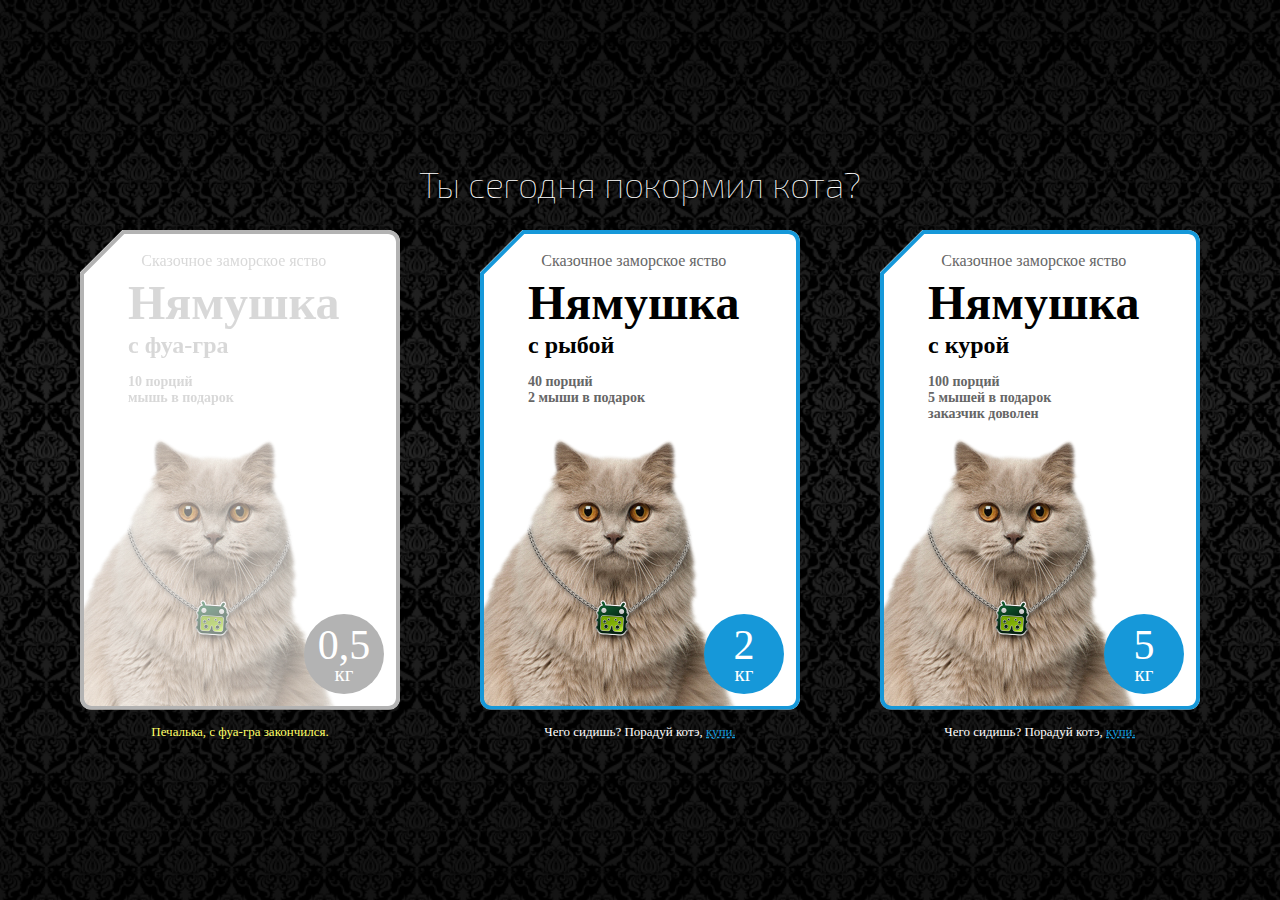
<file: index.html>
<!DOCTYPE html>
<html lang="en">
<head>
    <meta charset="UTF-8">
    <meta http-equiv="X-UA-Compatible" content="IE=edge">
    <meta name="viewport" content="width=device-width, initial-scale=1.0">
    <title>FunBox</title>
    <link rel="stylesheet" href="reset.css">
    <link rel="stylesheet" href="style.css">
    <link rel="stylesheet" href="media.css">
</head>
<body>
    <div class="container">
        <h1 class="title">Ты сегодня покормил кота?</h1>
        <ul class="products">
            <li class="products__item">
                <button tabindex="1" class="card" disabled>
                    <svg class="border" width="320" height="480" viewBox="0 0 320 480" fill="none" xmlns="http://www.w3.org/2000/svg">
                        <mask id="path-1-inside-1_37_496" fill="white">
                        <path fill-rule="evenodd" clip-rule="evenodd" d="M0 42.6762V468C0 474.627 5.37259 480 12 480H308C314.627 480 320 474.627 320 468V12C320 5.37258 314.627 0 308 0H42.6762L0 42.6762Z"/>
                        </mask>
                        <path class="border__path" d="M0 42.6762L-2.82843 39.8478L-4 41.0193V42.6762H0ZM42.6762 0V-4H41.0193L39.8478 -2.82843L42.6762 0ZM4 468V42.6762H-4V468H4ZM12 476C7.58173 476 4 472.418 4 468H-4C-4 476.837 3.16345 484 12 484V476ZM308 476H12V484H308V476ZM316 468C316 472.418 312.418 476 308 476V484C316.837 484 324 476.837 324 468H316ZM316 12V468H324V12H316ZM308 4C312.418 4 316 7.58172 316 12H324C324 3.16344 316.837 -4 308 -4V4ZM42.6762 4H308V-4H42.6762V4ZM39.8478 -2.82843L-2.82843 39.8478L2.82843 45.5046L45.5046 2.82843L39.8478 -2.82843Z" fill="#1698D9" mask="url(#path-1-inside-1_37_496)"/>
                    </svg>
                    <div class="card__info">
                        <p class="card__fabulous">Сказочное заморское яство</p>
                        <p class="card__title"><span>Нямушка</span><br>с фуа-гра</p>
                        <ul class="card__points">
                            <li class="card__point">10 порций</li>
                            <li class="card__point">мышь в подарок</li>
                        </ul>
                    </div>
                    <div class="card__weight"><span>0,5</span><br>кг</div>
                </button>
                <p class="products__item__link">Чего сидишь? Порадуй котэ, <button>купи.</button></p>
            </li>
            <li class="products__item">
                <button tabindex="2" class="card">
                    <svg class="border" width="320" height="480" viewBox="0 0 320 480" fill="none" xmlns="http://www.w3.org/2000/svg">
                        <mask id="path-1-inside-1_37_496" fill="white">
                        <path fill-rule="evenodd" clip-rule="evenodd" d="M0 42.6762V468C0 474.627 5.37259 480 12 480H308C314.627 480 320 474.627 320 468V12C320 5.37258 314.627 0 308 0H42.6762L0 42.6762Z"/>
                        </mask>
                        <path class="border__path" d="M0 42.6762L-2.82843 39.8478L-4 41.0193V42.6762H0ZM42.6762 0V-4H41.0193L39.8478 -2.82843L42.6762 0ZM4 468V42.6762H-4V468H4ZM12 476C7.58173 476 4 472.418 4 468H-4C-4 476.837 3.16345 484 12 484V476ZM308 476H12V484H308V476ZM316 468C316 472.418 312.418 476 308 476V484C316.837 484 324 476.837 324 468H316ZM316 12V468H324V12H316ZM308 4C312.418 4 316 7.58172 316 12H324C324 3.16344 316.837 -4 308 -4V4ZM42.6762 4H308V-4H42.6762V4ZM39.8478 -2.82843L-2.82843 39.8478L2.82843 45.5046L45.5046 2.82843L39.8478 -2.82843Z" fill="#1698D9" mask="url(#path-1-inside-1_37_496)"/>
                    </svg>
                    <div class="card__info">
                        <p class="card__fabulous">Сказочное заморское яство</p>
                        <p class="card__title"><span>Нямушка</span><br>с рыбой</p>
                        <ul class="card__points">
                            <li class="card__point">40 порций</li>
                            <li class="card__point">2 мыши в подарок</li>
                        </ul>
                    </div>
                    <div class="card__weight"><span>2</span><br>кг</div>
                </button>
                <p class="products__item__link">Чего сидишь? Порадуй котэ, <button>купи.</button></p>
            </li>
            <li class="products__item">
                <button tabindex="3" class="card">
                    <svg class="border" width="320" height="480" viewBox="0 0 320 480" fill="none" xmlns="http://www.w3.org/2000/svg">
                        <mask id="path-1-inside-1_37_496" fill="white">
                        <path fill-rule="evenodd" clip-rule="evenodd" d="M0 42.6762V468C0 474.627 5.37259 480 12 480H308C314.627 480 320 474.627 320 468V12C320 5.37258 314.627 0 308 0H42.6762L0 42.6762Z"/>
                        </mask>
                        <path class="border__path" d="M0 42.6762L-2.82843 39.8478L-4 41.0193V42.6762H0ZM42.6762 0V-4H41.0193L39.8478 -2.82843L42.6762 0ZM4 468V42.6762H-4V468H4ZM12 476C7.58173 476 4 472.418 4 468H-4C-4 476.837 3.16345 484 12 484V476ZM308 476H12V484H308V476ZM316 468C316 472.418 312.418 476 308 476V484C316.837 484 324 476.837 324 468H316ZM316 12V468H324V12H316ZM308 4C312.418 4 316 7.58172 316 12H324C324 3.16344 316.837 -4 308 -4V4ZM42.6762 4H308V-4H42.6762V4ZM39.8478 -2.82843L-2.82843 39.8478L2.82843 45.5046L45.5046 2.82843L39.8478 -2.82843Z" fill="#1698D9" mask="url(#path-1-inside-1_37_496)"/>
                    </svg>
                    <div class="card__info">
                        <p class="card__fabulous">Сказочное заморское яство</p>
                        <p class="card__title"><span>Нямушка</span><br>с курой</p>
                        <ul class="card__points">
                            <li class="card__point">100 порций</li>
                            <li class="card__point">5 мышей в подарок <br> заказчик доволен</li>
                        </ul>
                    </div>
                    <div class="card__weight"><span>5</span><br>кг</div>
                </button>
                <p class="products__item__link">Чего сидишь? Порадуй котэ, <button>купи.</button></p>
            </li>
        </ul>
    </div>

    <script src="./script.js"></script>
</body>
</html>
</file>
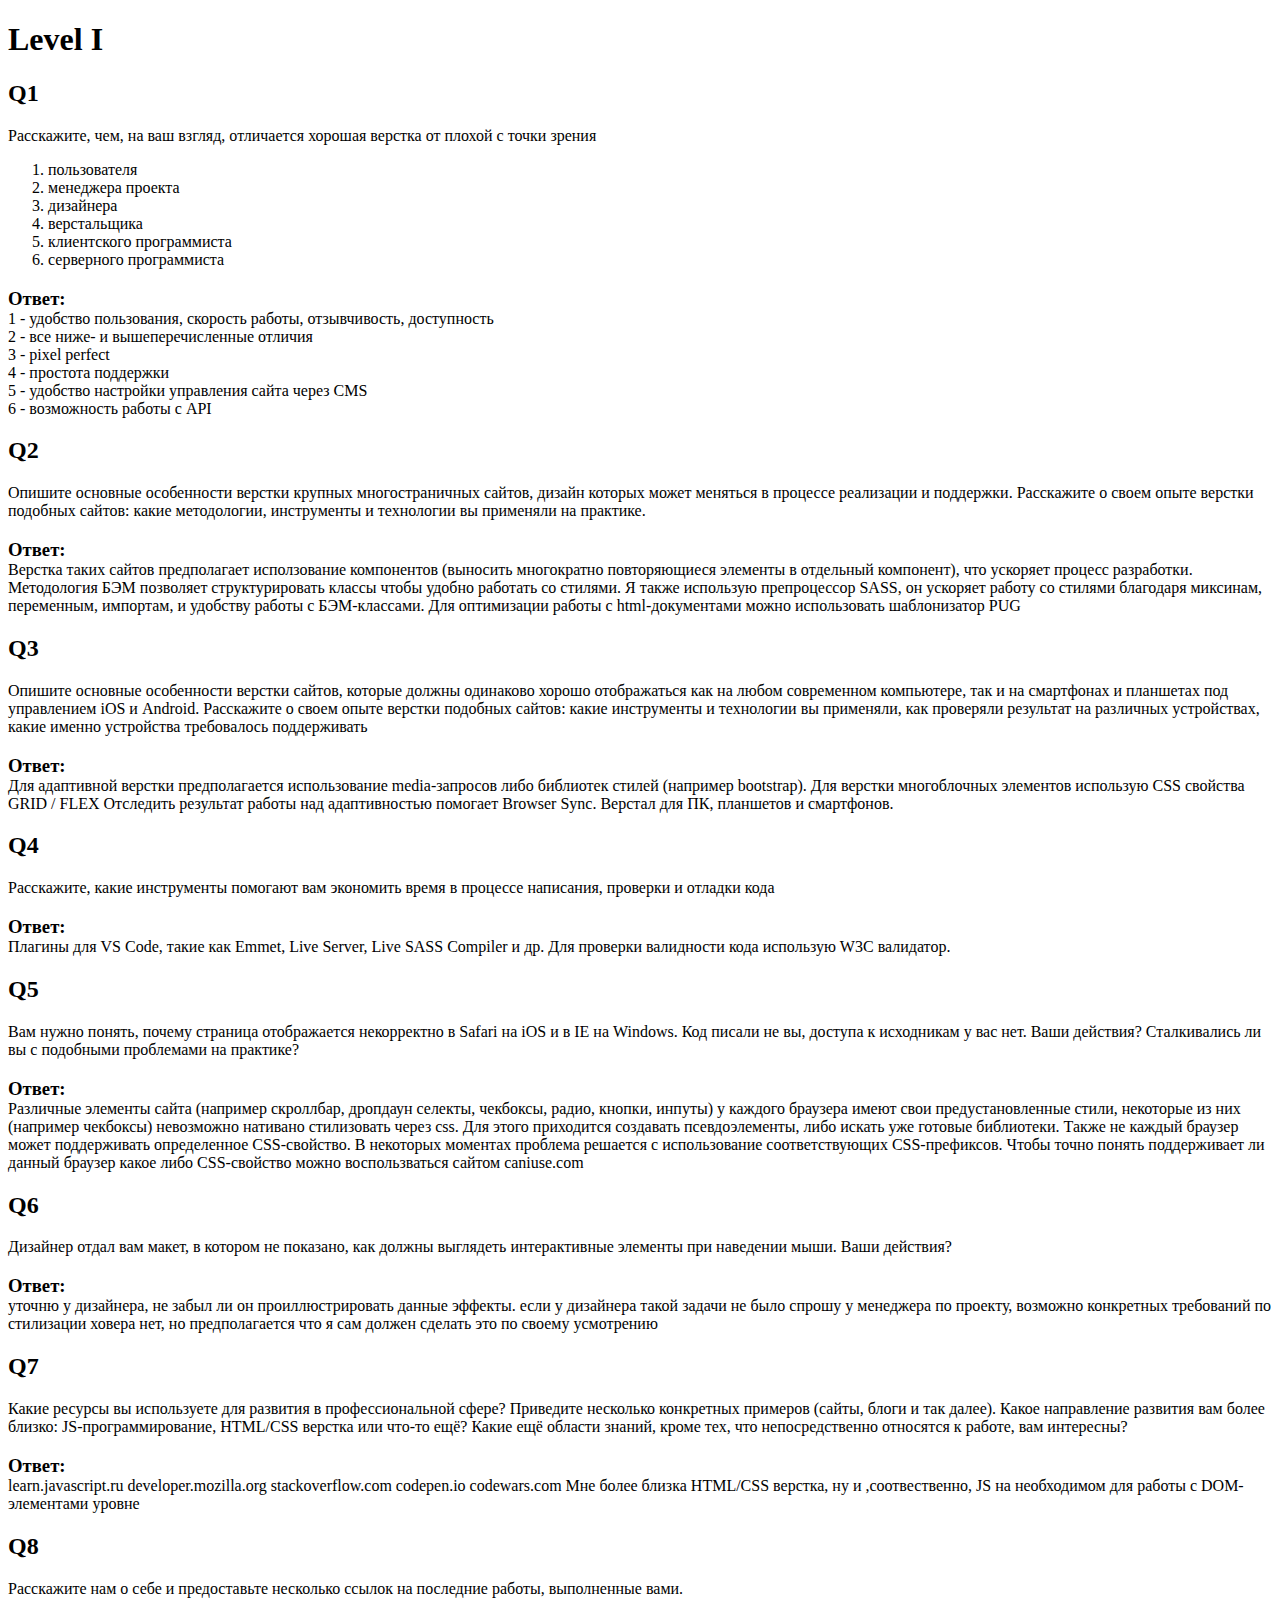
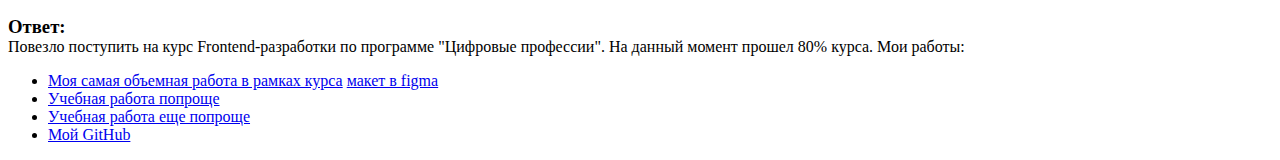
<file: level1.html>
<!DOCTYPE html>
<html lang="en">
<head>
    <meta charset="UTF-8">
    <meta http-equiv="X-UA-Compatible" content="IE=edge">
    <meta name="viewport" content="width=device-width, initial-scale=1.0">
    <title>Ответы</title>
</head>
<body>
    <style>
        p {
            padding: 0;
            margin: 0;
        }
        h3 {
            margin-bottom: 0px;
        }
    </style>

    <h1>Level I</h1>
    <h2>Q1</h2>
    <p>Расскажите, чем, на ваш взгляд, отличается хорошая верстка от плохой с точки зрения</p>
    <ol>
        <li>пользователя</li>
        <li>менеджера проекта</li>
        <li>дизайнера</li>
        <li>верстальщика</li>
        <li>клиентского программиста</li>
        <li>серверного программиста</li>
    </ol>
    <h3>Ответ:</h3>
    <p>1 - удобство пользования, скорость работы, отзывчивость, доступность <br>
        2 - все ниже- и вышеперечисленные отличия <br>
        3 - pixel perfect <br>
        4 - простота поддержки <br>
        5 - удобство настройки управления сайта через CMS <br>
        6 - возможность работы с API
    </p>

    <h2>Q2</h2>
    <p>Опишите основные особенности верстки крупных многостраничных сайтов, дизайн 
        которых может меняться в процессе реализации и поддержки. 
        Расскажите о своем опыте верстки подобных сайтов: какие методологии, инструменты 
        и технологии вы применяли на практике.</p>
    <h3>Ответ:</h3>
    <p>
        Верстка таких сайтов предполагает исползование компонентов (выносить многократно повторяющиеся элементы в отдельный компонент), что ускоряет процесс разработки.
        Методология БЭМ позволяет структурировать классы чтобы удобно работать со стилями.
        Я также использую препроцессор SASS, он ускоряет работу со стилями благодаря миксинам, переменным, импортам, и удобству работы с БЭМ-классами.
        Для оптимизации работы с html-документами можно использовать шаблонизатор PUG
    </p>
         
    <h2>Q3</h2>
    <p>Опишите основные особенности верстки сайтов, которые должны одинаково хорошо 
        отображаться как на любом современном компьютере, так и на смартфонах и 
        планшетах под управлением iOS и Android. Расскажите о своем опыте верстки 
        подобных сайтов: какие инструменты и технологии вы применяли, как проверяли 
        результат на различных устройствах, какие именно устройства требовалось 
        поддерживать</p>
    <h3>Ответ:</h3>
    <p>
        Для адаптивной верстки предполагается использование media-запросов либо библиотек стилей (например bootstrap).
        Для верстки многоблочных элементов использую CSS свойства GRID / FLEX
        Отследить результат работы над адаптивностью помогает Browser Sync. Верстал для ПК, планшетов и смартфонов. 
    </p>

    <h2>Q4</h2>
    <p>Расскажите, какие инструменты помогают вам экономить время в процессе 
    написания, проверки и отладки кода</p>
    <h3>Ответ:</h3>
    <p>
        Плагины для VS Code, такие как Emmet, Live Server, Live SASS Compiler и др.
        Для проверки валидности кода использую W3C валидатор.
    </p>

    <h2>Q5</h2>
    <p>Вам нужно понять, почему страница отображается некорректно в Safari на iOS и в IE на 
        Windows. Код писали не вы, доступа к исходникам у вас нет. Ваши действия? 
        Сталкивались ли вы с подобными проблемами на практике?</p>
    <h3>Ответ:</h3>
    <p>
        Различные элементы сайта (например скроллбар, дропдаун селекты, чекбоксы, радио, кнопки, инпуты) у каждого браузера имеют свои предустановленные стили, 
        некоторые из них (например чекбоксы) невозможно нативано стилизовать через css. Для этого приходится создавать псевдоэлементы, либо искать уже готовые библиотеки.
        Также не каждый браузер может поддерживать определенное CSS-свойство.
        В некоторых моментах проблема решается с использование соответствующих CSS-префиксов.
        Чтобы точно понять поддерживает ли данный браузер какое либо CSS-свойство можно воспользваться сайтом caniuse.com
    </p>
        
    <h2>Q6</h2>
    <p>Дизайнер отдал вам макет, в котором не показано, как должны выглядеть 
        интерактивные элементы при наведении мыши. Ваши действия?
        </p>
    <h3>Ответ:</h3>
    <p>
        уточню у дизайнера, не забыл ли он проиллюстрировать данные эффекты.
        если у дизайнера такой задачи не было спрошу у менеджера по проекту,
        возможно конкретных требований по стилизации ховера нет, но предполагается что я сам должен сделать это по своему усмотрению
    </p>

    <h2>Q7</h2>
    <p>Какие ресурсы вы используете для развития в профессиональной сфере? Приведите 
        несколько конкретных примеров (сайты, блоги и так далее). 
        Какое направление развития вам более близко: JS-программирование, HTML/CSS верстка или что-то ещё? 
        Какие ещё области знаний, кроме тех, что непосредственно относятся к работе, вам 
        интересны?</p>
    <h3>Ответ:</h3>
    <p>
        learn.javascript.ru
        developer.mozilla.org
        stackoverflow.com
        codepen.io
        codewars.com
        Мне более близка HTML/CSS верстка, ну и ,соотвественно, JS на необходимом для работы с DOM-элементами уровне
    </p>

    <h2>Q8</h2>
    <p>Расскажите нам о себе и предоставьте несколько ссылок на последние работы, 
        выполненные вами. </p>
    <h3>Ответ:</h3>
    <p>
        Повезло поступить на курс Frontend-разработки по программе "Цифровые профессии".
        На данный момент прошел 80% курса.
        Мои работы:
        <ul>
            <li><a href="http://x97754ao.beget.tech/">Моя самая объемная работа в рамках курса</a>
                <a href="https://www.figma.com/file/lBMYXRH6CHIoiIK6xrcibD/sdp.ru">макет в figma</a>
            </li>
            <li><a href="http://processing24.h1n.ru/">Учебная работа попроще</a></li>
            <li><a href="http://agayan-files.ru/">Учебная работа еще попроще</a></li>
            <li><a href="https://github.com/Artem-dev2022">Мой GitHub</a></li>
        </ul>
    </p>
</body>
</html>
</file>
<file: style.css>
@font-face {
    font-family: 'Exo';
    src: url('./fonts/Exo20-Thin.woff') format('woff');
    font-display: swap;
    font-weight: 100;
    font-style: normal;
}

@font-face {
    font-family: 'Trebuchet';
    src: url('./fonts/TrebuchetMS.woff') format('woff');
    font-display: swap;
    font-weight: 400;
    font-style: normal;
}
@font-face {
    font-family: 'Trebuchet';
    src: url('./fonts/TrebuchetMS-Bold.woff') format('woff');
    font-display: swap;
    font-weight: 700;
    font-style: normal;
}

* {
    box-sizing: border-box;
}

html {
    height: 100%;
}

body {
    background-image: linear-gradient(180deg, rgba(0, 0, 0, 0.5) 0%, rgba(255, 255, 255, 5e-05) 50%, rgba(0, 0, 0, 0.5) 100%), url('./img/Pattern.jpg');
    background-repeat: no-repeat;
    background-size: cover;
    height: 100%;
}

.container {
    position: absolute;
    height: 577px;
    min-height: 577px;
    width: 1120px;
    top: 0;
    bottom: 0;
    left: 0;
    right: 0;
    margin: auto;
}

.title {
    font-family: 'Exo';
    font-size: 36px;
    line-height: 44px;
    text-align: center;
    color: #FFFFFF;
    text-shadow: 0px 1px 1px #000000;
    margin-bottom: 24px;
}

.products {
    display: flex;
    justify-content: space-between;
    width: 1120px;
    width: 100%;
    margin: 0 auto;
}

.products__item {
    width: 320px;
}

.products__item__link {
    font-family: 'Trebuchet MS';
    font-style: normal;
    font-weight: 400;
    font-size: 13px;
    line-height: 15px;
    text-align: center;
    color: #FFFFFF;
}

.products__item__link button {
    background-color: transparent;
    color: #1698D9;
    text-decoration: underline dashed;
}

.card {
    position: relative;
    width: 320px;
    height: 480px;
    background-image: url('./img/cat.png');
    background-repeat: no-repeat;
    background-position: -24px 208px;
    border-radius: 12px;
    background-color: white;
    clip-path: polygon(13.4% 0, 100% 0, 100% 100%, 0 100%, 0 8.9%);
    margin-bottom: 14px;
    outline: none;
    cursor: pointer;
}

.card:disabled .border > path{
    fill: #B3B3B3; 
}

.card:disabled .card__weight{
    background-color: #B3B3B3;
}

.card:disabled {
    background-image: url('./img/cat-disabled.png');
}

.card:disabled .card__fabulous,
.card:disabled .card__title,
.card:disabled .card__point {
    color: #B3B3B3;
    opacity: 0.5;
}

.card:disabled + .products__item__link {
    color: #FFFF66;
}

.card__info {
    position: absolute;
    top: 0;
    padding: 21px 48px;
}

.card__fabulous {
    font-family: 'Trebuchet MS';
    font-style: normal;
    font-weight: 400;
    font-size: 16px;
    line-height: 19px;
    color: #666666;
    margin-bottom: 5px;
}

.card__title {
    font-family: 'Trebuchet MS';
    font-style: normal;
    font-weight: 700;
    font-size: 24px;
    line-height: 28px;
    color: #000000;
    margin-bottom: 15px;
    text-align: left;
}

.card__title span {
    font-size: 48px;
    line-height: 56px;
}

.card__point {
    font-family: 'Trebuchet MS';
    font-style: normal;
    font-weight: 700;
    font-size: 14px;
    line-height: 16px;
    color: #666666;
    text-align: left;
}

.card__weight {
    position: absolute;
    bottom: 16px;
    right: 16px;
    padding-top: 20px;
    width: 80px;
    height: 80px;
    background-color:  #1698D9;
    border-radius: 50%;
    font-family: 'Trebuchet MS';
    font-style: normal;
    font-weight: 400;
    font-size: 21px;
    line-height: 22px;
    text-align: center;
    color: #FFFFFF;
}

.card__weight span {
    font-size: 42px;
}

.border-hover-default {
    fill: #2EA8E6;
}

.weight-hover-default {
    background-color: #2EA8E6;
}

.border-selected {
    fill: #D91667;
}

.weight-selected {
    background-color: #D91667;
}

.border-hover-selected {
    fill: #E52E7A;
}

.weight-hover-selected {
    background-color: #E52E7A;
}
</file>
<file: media.css>
@media (max-width: 1119px) {
    html {
        height: 1200px;
    }
    .container {
        position: static;
        padding-top: 36px;
        width: 720px;
        height: 1200px;
    }
    .products {
        flex-wrap: wrap;
        gap: 50px;
    }
    .products__item:last-child {
        align-self: center;
        margin: 0 auto;
    }
}

@media (max-width: 719px) {
    html {
        height: 1900px;
    }
    .container {
        width: 320px;
    }
}
</file>
